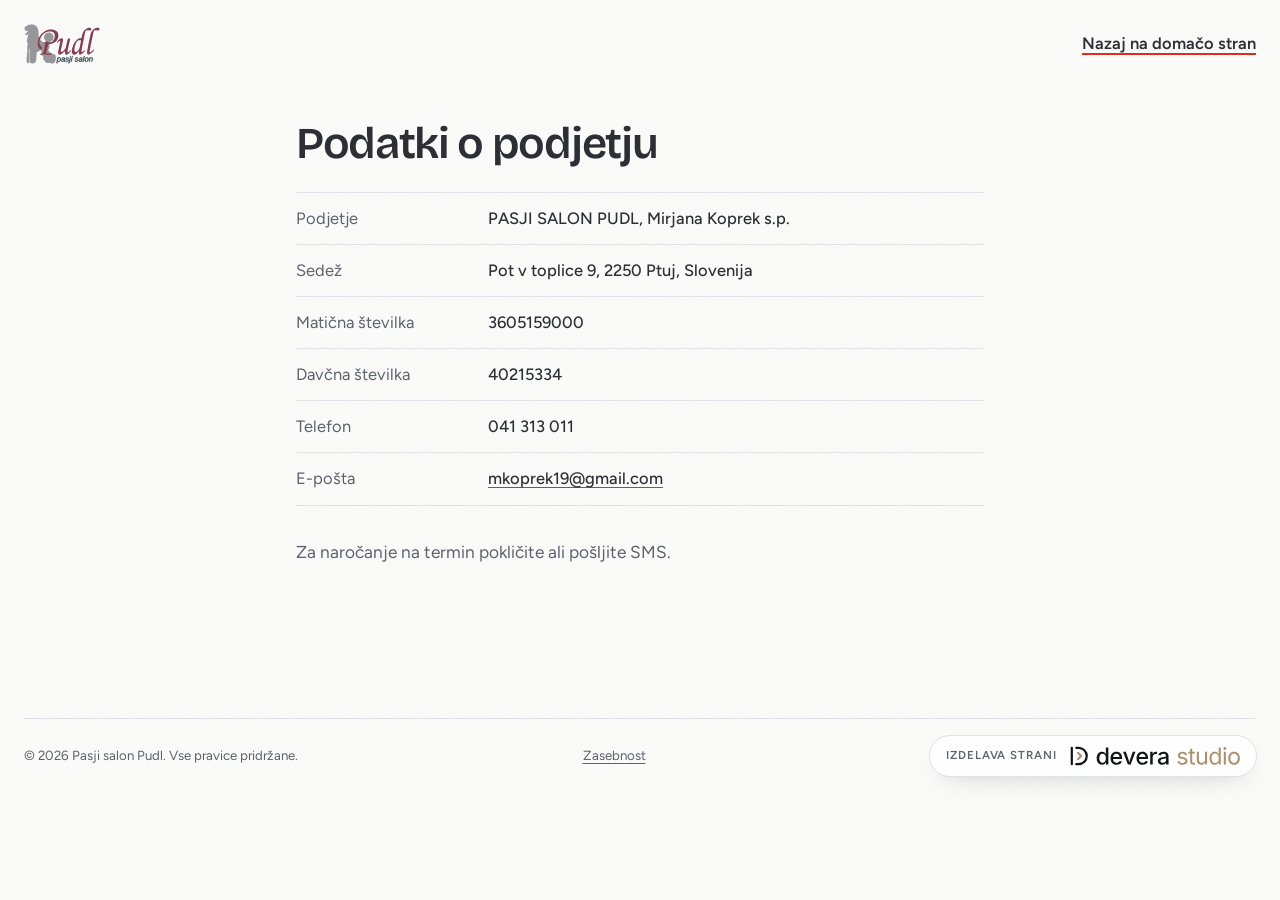
<file: podatki.html>
<!doctype html>
<html lang="sl">

<head>
  <meta charset="utf-8">
  <meta name="viewport" content="width=device-width, initial-scale=1">
  <title>Podatki o podjetju, Pasji salon Pudl</title>
  <meta name="description" content="Podatki o ponudniku: Pasji salon Pudl, Mirjana Koprek s.p.">
  <!-- Te strani Google ne prikazuje v iskanju (podatki so tu zaradi zakona, ne za oglaševanje). -->
  <meta name="robots" content="noindex, follow">
  <link rel="stylesheet" href="pisave.css">
  <link rel="stylesheet" href="style.css?v=32">
  <link rel="icon" href="slike/favicon.svg?v=2" type="image/svg+xml">
  <link rel="icon" href="slike/favicon-32.png?v=2" sizes="32x32" type="image/png">
  <link rel="apple-touch-icon" href="slike/apple-touch-icon.png">
</head>

<body>
  <!-- UREDI: podatki o ponudniku po Zakonu o elektronskem poslovanju na trgu (ZEPT, 5. člen).
       E-pošta je v js/podatki.js (razdeljena na dele, da je roboti ne poberejo). -->

  <header class="subpage-header">
    <div class="wrap">
      <a href="index.html" aria-label="Pasji salon Pudl, domača stran"><img class="brand-logo" src="slike/logo.svg"
          alt="Pudl pasji salon" width="112" height="59"></a>
      <a class="text-link" href="index.html">Nazaj na domačo stran</a>
    </div>
  </header>

  <main class="subpage">
    <div class="wrap">
      <h1>Podatki o podjetju</h1>
      <dl class="company-data">
        <div><dt>Podjetje</dt><dd>PASJI SALON PUDL, Mirjana Koprek s.p.</dd></div>
        <div><dt>Sedež</dt><dd>Pot v toplice 9, 2250 Ptuj, Slovenija</dd></div>
        <div><dt>Matična številka</dt><dd>3605159000</dd></div>
        <div><dt>Davčna številka</dt><dd>40215334</dd></div>
        <div><dt>Telefon</dt><dd>041 313 011</dd></div>
        <div><dt>E-pošta</dt><dd><span class="js-eposta">prikaže se, ko je v brskalniku vklopljen JavaScript</span></dd></div>
      </dl>
      <p class="lead" style="margin-top:2rem">Za naročanje na termin pokličite ali pošljite SMS.</p>
    </div>
  </main>

  <footer class="site-footer">
    <div class="wrap footer-bottom">
      <p>© 2026 Pasji salon Pudl. Vse pravice pridržane.</p>
      <p><a href="zasebnost.html">Zasebnost</a></p>
      <a class="credit" id="devera-link" href="https://deverastudio.com/" target="_blank" rel="noopener">
        <span>Izdelava strani</span>
        <img src="slike/devera-logo.svg" alt="Devera Studio" width="120" height="16" loading="lazy">
      </a>
    </div>
  </footer>
  <script src="js/devera.js?v=32"></script>
  <script src="js/podatki.js?v=32"></script>
</body>

</html>
</file>
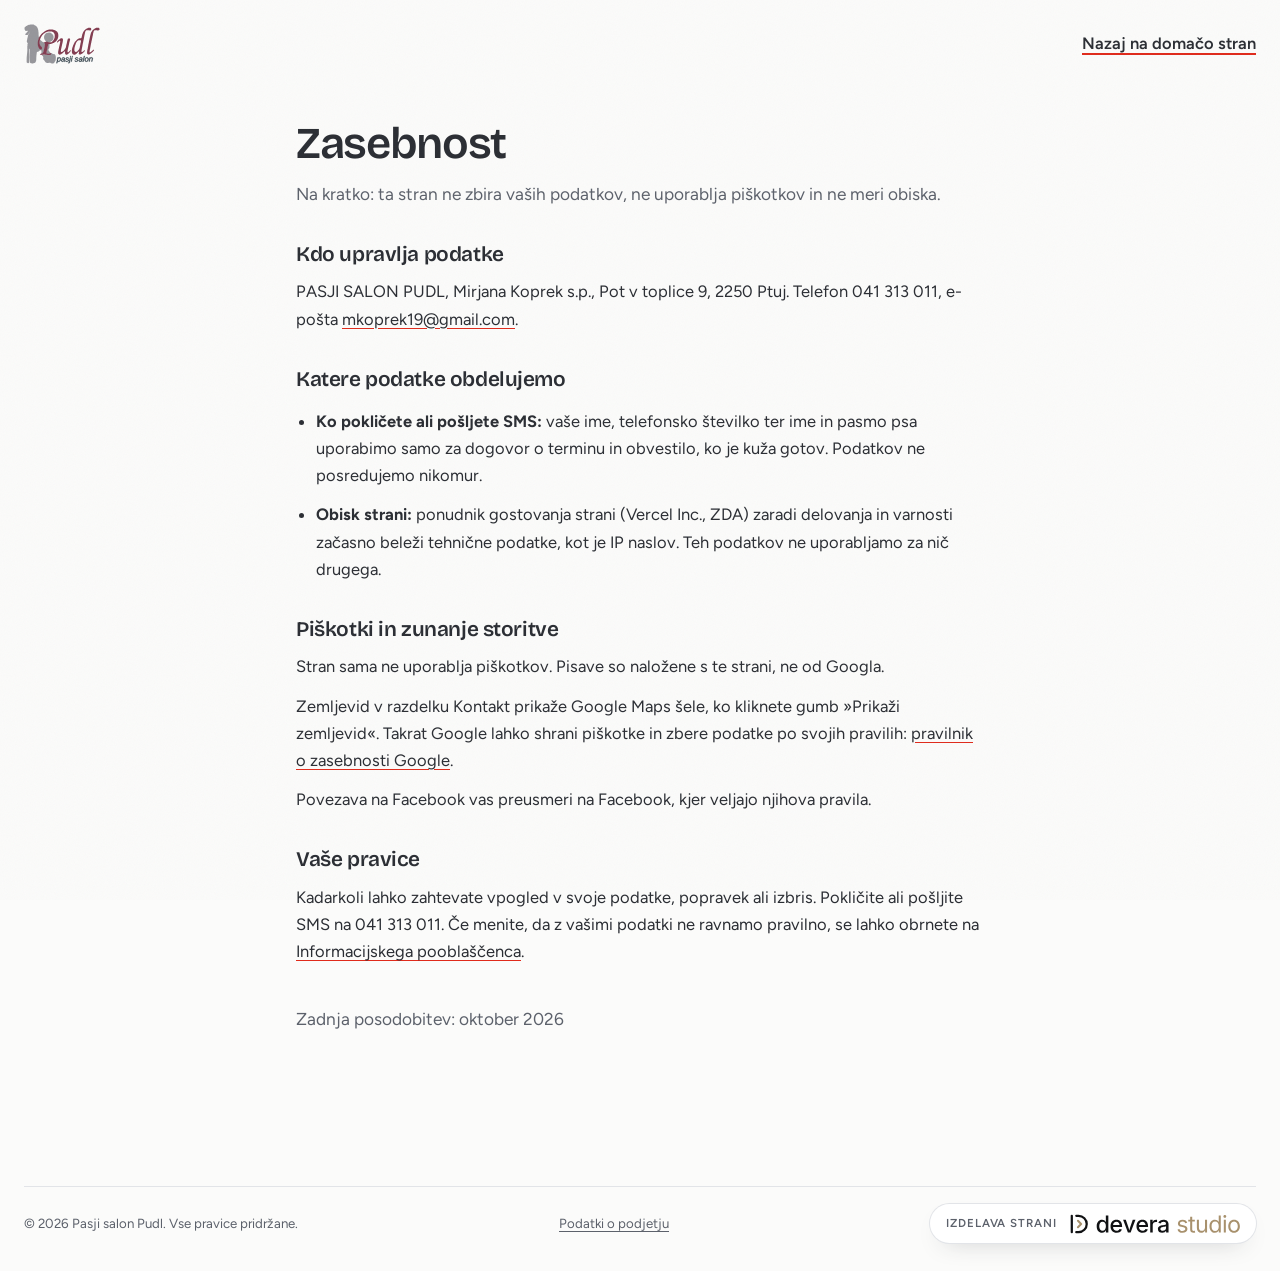
<file: zasebnost.html>
<!doctype html>
<html lang="sl">

<head>
  <meta charset="utf-8">
  <meta name="viewport" content="width=device-width, initial-scale=1">
  <title>Zasebnost, Pasji salon Pudl</title>
  <meta name="description" content="Kako Pasji salon Pudl ravna z osebnimi podatki.">
  <link rel="stylesheet" href="pisave.css">
  <link rel="stylesheet" href="style.css?v=32">
  <link rel="icon" href="slike/favicon.svg?v=2" type="image/svg+xml">
  <link rel="icon" href="slike/favicon-32.png?v=2" sizes="32x32" type="image/png">
  <link rel="apple-touch-icon" href="slike/apple-touch-icon.png">
</head>

<body>
  <!-- UREDI: obvestilo o zasebnosti. Gostitelj strani: Vercel. Če se gostitelj zamenja, popravi spodaj. -->

  <header class="subpage-header">
    <div class="wrap">
      <a href="index.html" aria-label="Pasji salon Pudl, domača stran"><img class="brand-logo" src="slike/logo.svg"
          alt="Pudl pasji salon" width="112" height="59"></a>
      <a class="text-link" href="index.html">Nazaj na domačo stran</a>
    </div>
  </header>

  <main class="subpage">
    <div class="wrap">
      <h1>Zasebnost</h1>
      <p class="lead">Na kratko: ta stran ne zbira vaših podatkov, ne uporablja piškotkov in ne meri obiska.</p>

      <h2>Kdo upravlja podatke</h2>
      <p>PASJI SALON PUDL, Mirjana Koprek s.p., Pot v toplice 9, 2250 Ptuj. Telefon 041 313 011, e-pošta <span class="js-eposta">na voljo na strani <a href="podatki.html">Podatki o podjetju</a></span>.</p>

      <h2>Katere podatke obdelujemo</h2>
      <ul>
        <li><strong>Ko pokličete ali pošljete SMS:</strong> vaše ime, telefonsko številko ter ime in pasmo psa uporabimo
          samo za dogovor o terminu in obvestilo, ko je kuža gotov. Podatkov ne posredujemo nikomur.</li>
        <li><strong>Obisk strani:</strong> ponudnik gostovanja strani (Vercel Inc., ZDA) zaradi delovanja in varnosti začasno beleži
          tehnične podatke, kot je IP naslov. Teh podatkov ne uporabljamo za nič drugega.</li>
      </ul>

      <h2>Piškotki in zunanje storitve</h2>
      <p>Stran sama ne uporablja piškotkov. Pisave so naložene s te strani, ne od Googla.</p>
      <p>Zemljevid v razdelku Kontakt prikaže Google Maps šele, ko kliknete gumb »Prikaži zemljevid«. Takrat Google
        lahko shrani piškotke in zbere podatke po svojih pravilih: <a href="https://policies.google.com/privacy?hl=sl"
          target="_blank" rel="noopener">pravilnik o zasebnosti Google</a>.</p>
      <p>Povezava na Facebook vas preusmeri na Facebook, kjer veljajo njihova pravila.</p>

      <h2>Vaše pravice</h2>
      <p>Kadarkoli lahko zahtevate vpogled v svoje podatke, popravek ali izbris. Pokličite ali pošljite SMS na 041 313
        011. Če menite, da z vašimi podatki ne ravnamo pravilno, se lahko obrnete na <a href="https://www.ip-rs.si"
          target="_blank" rel="noopener">Informacijskega pooblaščenca</a>.</p>

      <p class="lead" style="margin-top:2.5rem">Zadnja posodobitev: <span class="demo">oktober 2026</span></p>
    </div>
  </main>

  <footer class="site-footer">
    <div class="wrap footer-bottom">
      <p>© 2026 Pasji salon Pudl. Vse pravice pridržane.</p>
      <p><a href="podatki.html">Podatki o podjetju</a></p>
      <a class="credit" id="devera-link" href="https://deverastudio.com/" target="_blank" rel="noopener">
        <span>Izdelava strani</span>
        <img src="slike/devera-logo.svg" alt="Devera Studio" width="120" height="16" loading="lazy">
      </a>
    </div>
  </footer>
  <script src="js/devera.js?v=32"></script>
  <script src="js/podatki.js?v=32"></script>
</body>

</html>
</file>
<file: pisave.css>
/* Pisave: Bricolage Grotesque in Figtree (SIL Open Font License), vgrajeni,
   da delujejo tudi pri odpiranju index.html z dvoklikom. */
@font-face {
  font-family: "Bricolage Grotesque";
  src: url([data-uri]) format("woff2");
  font-weight: 200 800;
  font-style: normal;
  font-display: swap;
  unicode-range: U+0000-00FF, U+0131, U+0152-0153, U+02BB-02BC, U+02C6, U+02DA, U+02DC, U+0304, U+0308, U+0329, U+2000-206F, U+20AC, U+2122, U+2191, U+2193, U+2212, U+2215, U+FEFF, U+FFFD;
}

@font-face {
  font-family: "Bricolage Grotesque";
  src: url([data-uri]) format("woff2");
  font-weight: 200 800;
  font-style: normal;
  font-display: swap;
  unicode-range: U+0100-02BA, U+02BD-02C5, U+02C7-02CC, U+02CE-02D7, U+02DD-02FF, U+0304, U+0308, U+0329, U+1D00-1DBF, U+1E00-1E9F, U+1EF2-1EFF, U+2020, U+20A0-20AB, U+20AD-20C0, U+2113, U+2C60-2C7F, U+A720-A7FF;
}

@font-face {
  font-family: "Figtree";
  src: url([data-uri]) format("woff2");
  font-weight: 300 900;
  font-style: normal;
  font-display: swap;
  unicode-range: U+0000-00FF, U+0131, U+0152-0153, U+02BB-02BC, U+02C6, U+02DA, U+02DC, U+0304, U+0308, U+0329, U+2000-206F, U+20AC, U+2122, U+2191, U+2193, U+2212, U+2215, U+FEFF, U+FFFD;
}

@font-face {
  font-family: "Figtree";
  src: url([data-uri]) format("woff2");
  font-weight: 300 900;
  font-style: normal;
  font-display: swap;
  unicode-range: U+0100-02BA, U+02BD-02C5, U+02C7-02CC, U+02CE-02D7, U+02DD-02FF, U+0304, U+0308, U+0329, U+1D00-1DBF, U+1E00-1E9F, U+1EF2-1EFF, U+2020, U+20A0-20AB, U+20AD-20C0, U+2113, U+2C60-2C7F, U+A720-A7FF;
}
</file>
<file: style.css>
/* ==========================================================
   Pasji salon Pudl
   Barve iz logotipa: rdeča (dejanja), rumena (ploskve znamke),
   hladno siva (nevtralne). Vse nastavitve so v :root.

   Sistem zaobljenosti:
   - gumbi, značke: pilula (999px)
   - slike, kartice, notranje jedro: 1rem
   - zunanje lupine in obarvane sekcije: 1.75rem
   - fotografija v "O meni": lok (posebnost znamke, kot krog v heroju)
   ========================================================== */


:root {
  --ink: #2a2d33;          /* besedilo */
  --ink-soft: #5c616b;     /* sekundarno besedilo */
  --red: #e02a1b;          /* edini poudarek: gumbi, ikone, povezave */
  --red-dark: #b9200f;     /* drobno rdeče besedilo (kontrast AA) in hover */
  --yellow: #f6cf5a;       /* rumena iz logotipa: ploskve, obroba kroga */
  --yellow-soft: #fdf1c9;  /* kontaktna plošča, ozadje ikon */
  --paper: #fbfbfa;        /* ozadje strani */
  --mist: #f1f2f4;         /* obarvane sekcije (hladno siva iz logotipa) */
  --line: #e2e4e8;
  --white: #ffffff;

  --shadow-soft: 0 18px 40px -22px rgba(42, 45, 51, .35);
  --shadow-red: 0 10px 24px -10px rgba(224, 42, 27, .55);

  --f-display: "Bricolage Grotesque", "Figtree", system-ui, sans-serif;
  --f-body: "Figtree", system-ui, sans-serif;

  --ease: cubic-bezier(.32, .72, 0, 1);
  --ease-spring: cubic-bezier(.34, 1.56, .64, 1);

  --r-pill: 999px;
  --r-card: 1rem;
  --r-panel: 1.75rem;

  --wrap: 80rem;
  --header-h: 4rem;

  /* plasti */
  --z-header: 20;
  --z-mobile-cta: 30;
  --z-grain: 40;
  --z-skip: 50;
}

*, *::before, *::after { box-sizing: border-box; }

/* Vse velikosti so v rem, osnova pa raste z velikostjo zaslona:
   16 px na prenosniku, okoli 19 px na 1920 px monitorju, največ 20 px. */
html { font-size: clamp(16px, calc(9.6px + .5vw), 20px); scroll-padding-top: 6rem; }

body {
  margin: 0;
  background: var(--paper);
  color: var(--ink);
  font-family: var(--f-body);
  font-size: 1.03rem;
  line-height: 1.65;
  -webkit-font-smoothing: antialiased;
}

/* Rahla zrnatost, da ploskve niso povsem "digitalne" (fiksno, ne vpliva na drsenje) */
body::after {
  content: ""; position: fixed; inset: 0; pointer-events: none; z-index: var(--z-grain);
  opacity: .035;
  background-image: url("data:image/svg+xml,%3Csvg xmlns='http://www.w3.org/2000/svg' width='160' height='160'%3E%3Cfilter id='n'%3E%3CfeTurbulence type='fractalNoise' baseFrequency='.9' numOctaves='2' stitchTiles='stitch'/%3E%3C/filter%3E%3Crect width='100%25' height='100%25' filter='url(%23n)'/%3E%3C/svg%3E");
}

img { max-width: 100%; display: block; }
a { color: inherit; }
svg { flex: none; }
h1, h2, h3 {
  font-family: var(--f-display); font-weight: 600; margin: 0;
  line-height: 1.08; letter-spacing: -.02em; text-wrap: balance;
}
h2 { font-size: clamp(1.75rem, 3.2vw, 2.35rem); }
h3 { font-size: 1.14rem; letter-spacing: -.01em; line-height: 1.25; }
p { margin: 0; text-wrap: pretty; }

::selection { background: var(--yellow); color: var(--ink); }
:focus-visible { outline: 3px solid var(--red); outline-offset: 3px; border-radius: 6px; }

.sr-only {
  position: absolute; width: 1px; height: 1px; overflow: hidden;
  clip: rect(0 0 0 0); white-space: nowrap;
}
.skip-link {
  position: absolute; left: 1rem; top: -3.75rem; z-index: var(--z-skip);
  background: var(--ink); color: #fff; padding: 10px 16px; border-radius: var(--r-pill);
  text-decoration: none; font-weight: 600; transition: top .3s var(--ease);
}
.skip-link:focus { top: 0.75rem; }

.wrap { width: 100%; max-width: var(--wrap); margin: 0 auto; padding: 0 1.5rem; }

/* ---------- Demo oznake ---------- */
.demo-bar {
  display: flex; gap: 0.75rem; align-items: center; justify-content: center; flex-wrap: wrap;
  padding: 0.5rem 1rem; font-size: .85rem;
  background: var(--ink); color: #fff;
}
.demo-bar button {
  font: inherit; font-weight: 600; cursor: pointer;
  border: 1px solid rgba(255,255,255,.5); background: transparent; color: #fff;
  border-radius: var(--r-pill); padding: 3px 12px;
}
.demo-key { background: #fff3b0; color: var(--ink); padding: 0 4px; border-radius: 3px; }
.demo-mode .demo,
.demo-mode .demo-block {
  background: #fff3b0;
  box-shadow: 0 0 0 2px #fff3b0;
  outline: 1px dashed #c9a400; outline-offset: 2px;
  border-radius: 3px;
}

/* ---------- Gumbi ---------- */
.btn {
  display: inline-flex; align-items: center; gap: 0.75rem;
  font: inherit; font-weight: 600; font-size: 1rem; text-decoration: none; white-space: nowrap;
  border: 0; cursor: pointer; border-radius: var(--r-pill);
  /* "scale" namesto "transform", da se ne tepe z GSAP animacijami (te uporabljajo transform) */
  transition: scale .4s var(--ease), background-color .3s var(--ease), color .3s var(--ease), box-shadow .4s var(--ease);
}
.btn:active { scale: .97; }
.btn svg { width: 1.25rem; height: 1.25rem; }

/* Glavni gumb: ikona v svojem krogu ("gumb v gumbu") */
.btn-primary {
  background: var(--red); color: #fff;
  padding: 0.4375rem 0.4375rem 0.4375rem 1.5rem;
  box-shadow: var(--shadow-red);
}
.btn-primary:hover { background: var(--red-dark); }
.btn-ico {
  width: 42px; height: 42px; border-radius: 50%;
  display: grid; place-items: center;
  background: rgba(255,255,255,.18);
  transition: transform .45s var(--ease-spring), background-color .3s var(--ease);
}
.btn-primary:hover .btn-ico { transform: translate(2px, -1px) scale(1.06) rotate(-8deg); background: rgba(255,255,255,.26); }

/* Drugotno dejanje: besedilna povezava z ikono */
.btn-text {
  background: transparent; color: var(--ink); padding: 0.75rem 0.375rem;
  border-radius: 8px;
}
.btn-text span { background: linear-gradient(currentColor, currentColor) left 100% / 100% 1.5px no-repeat; padding-bottom: 2px; transition: background-size .35s var(--ease); }
.btn-text:hover span { background-size: 0 1.5px; }
.btn-text svg { color: var(--red); }

.btn-small { background: var(--ink); color: #fff; padding: 0.625rem 1.125rem; font-size: .92rem; }
.btn-small:hover { background: #17191d; }

.text-link {
  color: var(--ink); font-weight: 600; text-decoration: underline; text-decoration-color: var(--red);
  text-underline-offset: 0.25rem; text-decoration-thickness: 1.5px;
  display: inline-flex; align-items: center; gap: 0.25rem;
}
.text-link svg { width: 1rem; height: 1rem; color: var(--red); }
.text-link:hover { color: var(--red-dark); }

/* ---------- Glava: lebdeča pilula ---------- */
.top-sentinel { position: absolute; top: 0; height: 1px; width: 1px; }
.site-header {
  position: sticky; top: 0.75rem; z-index: var(--z-header);
  padding: 0 1rem; margin-top: 0.75rem;
}
.header-inner {
  max-width: calc(var(--wrap) - 1rem); margin: 0 auto;
  display: flex; align-items: center; gap: 1.25rem;
  height: var(--header-h); padding: 0 0.5rem 0 1.375rem;
  background: rgba(255, 255, 255, .82);
  backdrop-filter: blur(0.875rem) saturate(160%);
  -webkit-backdrop-filter: blur(0.875rem) saturate(160%);
  border-radius: var(--r-pill);
  box-shadow: 0 0 0 1px var(--line), inset 0 1px 0 rgba(255,255,255,.9);
  transition: box-shadow .4s var(--ease);
}
.site-header.scrolled .header-inner {
  box-shadow: 0 0 0 1px var(--line), inset 0 1px 0 rgba(255,255,255,.9), 0 14px 30px -18px rgba(42,45,51,.45);
}
.brand { display: flex; align-items: center; text-decoration: none; margin-right: auto; }
.brand-logo { height: 2.5rem; width: auto; }

.main-nav ul { display: flex; gap: 0.25rem; list-style: none; margin: 0; padding: 0; }
.main-nav a {
  display: block; text-decoration: none; font-weight: 500; font-size: .97rem;
  padding: 8px 14px; border-radius: var(--r-pill);
  transition: background-color .3s var(--ease), color .3s var(--ease);
}
.main-nav a:hover { background: var(--mist); }
.main-nav a[aria-current="true"] { background: var(--yellow-soft); color: var(--ink); }
.nav-toggle { display: none; }

.header-call {
  display: inline-flex; align-items: center; gap: 0.5rem;
  height: 48px; padding: 0 18px 0 14px; border-radius: var(--r-pill);
  font-weight: 600; text-decoration: none; font-variant-numeric: tabular-nums;
  background: var(--yellow); color: var(--ink);
  transition: background-color .3s var(--ease), scale .4s var(--ease);
}
.header-call:hover { background: #f2c43c; }
.header-call:active { scale: .97; }
.header-call svg { width: 1.25rem; height: 1.25rem; }

/* ---------- Hero ---------- */
/* Prvi zaslon: naravna višina; za krogom mehka rumena ploskev znamke */
.hero { position: relative; padding: 3rem 0 3.5rem; overflow-x: clip; }
.hero::before {
  content: ""; position: absolute; z-index: -1;
  width: 58vw; aspect-ratio: 1; right: -14vw; top: 50%; transform: translateY(-50%);
  pointer-events: none;
  background: radial-gradient(closest-side, var(--yellow-soft) 0 55%, rgba(253, 241, 201, 0) 100%);
}
.hero-inner { display: grid; grid-template-columns: 1fr 1.05fr; gap: 3rem; align-items: center; }
.hero-kicker { color: var(--red-dark); font-weight: 600; font-size: .98rem; margin-bottom: 1rem; }
.hero h1 { font-size: clamp(2.3rem, 4.8vw, 3.6rem); font-weight: 650; letter-spacing: -.035em; line-height: 1.02; }
.hero-lead { margin-top: 1.25rem; font-size: 1.15rem; color: var(--ink-soft); max-width: 30em; }
.hero-actions { display: flex; flex-wrap: wrap; align-items: center; gap: 0.875rem 1.375rem; margin-top: 1.875rem; }

.hero-figure { position: relative; margin: 0; }

/* Okrogel video z napisom v krogu */
.video-ring { position: relative; aspect-ratio: 1; width: 100%; max-width: 33rem; margin: 0 auto; }
.ring-text { position: absolute; inset: 0; width: 100%; height: 100%; overflow: visible; transform-origin: 50% 50%; will-change: transform; }
.ring-text text {
  font-family: var(--f-display); font-weight: 600; font-size: 0.6625rem; letter-spacing: .14em;
  fill: var(--ink);
}
.video-circle {
  position: absolute; inset: 11%;
  border-radius: 50%; overflow: hidden;
  background: var(--mist);
  box-shadow: 0 0 0 10px var(--yellow), 0 30px 60px -30px rgba(42,45,51,.45);
}
/* Slika je malo širša od kroga in poravnana levo, zato je pudelj nekoliko desno od sredine.
   Za premik: večja širina = bolj desno (npr. 116%), 100% = na sredini. */
.video-circle video { width: 112%; max-width: none; height: 100%; object-fit: cover; object-position: 50% 30%; display: block; }
.video-toggle {
  position: absolute; right: 13%; bottom: 13%;
  width: 46px; height: 46px; border-radius: 50%; border: 0; cursor: pointer;
  background: #fff; color: var(--ink); display: grid; place-items: center;
  box-shadow: 0 6px 16px -6px rgba(42,45,51,.4);
  transition: transform .4s var(--ease);
}
.video-toggle:active { transform: scale(.94); }
.video-toggle[hidden] { display: none; }

/* Kartica z Mirjano, ki se prekriva s krogom (spodaj levo) */
.hero-card {
  position: absolute; left: -9%; bottom: 0; margin: 0;
  width: 47%; padding: .375rem; border-radius: 1.25rem;
  background: #fff;
  box-shadow: 0 0 0 1px rgba(42,45,51,.06), 0 24px 40px -22px rgba(42,45,51,.45);
  transform: rotate(-4deg);
}
.hero-card picture { display: block; aspect-ratio: 4 / 4.2; border-radius: .9rem; overflow: hidden; }
.hero-card img { width: 100%; height: 100%; object-fit: cover; }
.hero-card figcaption { display: flex; flex-direction: column; padding: .55rem .5rem .35rem; line-height: 1.25; }
.hero-card strong { font-family: var(--f-display); font-weight: 600; font-size: 1.08rem; }
.hero-card span { color: var(--ink-soft); font-size: .85rem; }

/* Dejstva pod prvim zaslonom */
.facts { padding: 0 0 1.5rem; }
.facts-list {
  list-style: none; margin: 0 auto;
  display: grid; grid-template-columns: repeat(4, 1fr); gap: 0;
}
.facts-list li {
  display: flex; align-items: center; gap: .875rem;
  padding: 1.25rem 1.5rem 1.25rem 0;
}
.facts-list li + li { padding-left: 1.5rem; border-left: 1px solid var(--line); }
.facts-list svg {
  width: 2.75rem; height: 2.75rem; padding: .6rem; border-radius: 50%;
  color: var(--red); background: var(--yellow-soft);
}
.facts-list p { display: flex; flex-direction: column; line-height: 1.3; }
.facts-list strong { font-family: var(--f-display); font-weight: 600; font-size: 1.05rem; }
.facts-list span { color: var(--ink-soft); font-size: .92rem; }
.facts-list span span { font-size: inherit; font-variant-numeric: tabular-nums; }
.video-toggle svg { width: 1.25rem; height: 1.25rem; }
.video-toggle .i-play { display: none; }
.video-toggle.paused .i-play { display: inline; }
.video-toggle.paused .i-pause { display: none; }

/* ---------- Sekcije ---------- */
.section { padding: 4.5rem 0 5rem; }
.section-tint {
  background: var(--mist);
  margin: 0 16px; border-radius: var(--r-panel);
}
.section-head { max-width: 38em; margin-bottom: 2.125rem; }
.section-head p { margin-top: 0.75rem; color: var(--ink-soft); font-size: 1.04rem; }

/* Storitve: naslov levo (lepljiv), seznam v dveh stolpcih desno */
.services-layout { display: grid; grid-template-columns: 4fr 7fr; gap: 3.5rem; align-items: start; }
.services-head { position: sticky; top: 6.875rem; margin-bottom: 0; }
.services {
  list-style: none; margin: 0; padding: 0;
  display: grid; grid-template-columns: 1fr 1fr; gap: 2.25rem 2.5rem;
}
.service { padding-top: 22px; border-top: 1px solid var(--line); }
.service svg {
  width: 3rem; height: 3rem; padding: 0.6875rem; margin-bottom: 0.875rem;
  color: var(--red); background: var(--yellow-soft); border-radius: 50%;
  transition: transform .5s var(--ease-spring);
}
.service:hover svg { transform: rotate(-10deg) scale(1.08); }
.service p { margin-top: 0.375rem; color: var(--ink-soft); font-size: .98rem; max-width: 34ch; }

/* Lupina z notranjim jedrom ("dvojni rob") */
.bezel {
  padding: 6px; border-radius: var(--r-panel);
  background: rgba(42, 45, 51, .04);
  box-shadow: 0 0 0 1px rgba(42, 45, 51, .06);
}
.bezel-core {
  border-radius: calc(var(--r-panel) - 6px);
  background: var(--white);
  box-shadow: inset 0 1px 0 rgba(255,255,255,.9), 0 1px 2px rgba(42,45,51,.06);
  overflow: hidden;
}

/* Cenik */
.table-scroll { overflow-x: auto; }
.prices { width: 100%; border-collapse: collapse; min-width: 560px; }
.prices th, .prices td { padding: .5rem 1.25rem; text-align: left; vertical-align: middle; }
#cenik .section-head { margin-bottom: 1.5rem; }
/* Cenik na računalniku: naslov in opomba levo, tabela desno (manj drsenja) */
@media (min-width: 1001px) {
  #cenik .wrap { display: grid; grid-template-columns: 4fr 8fr; grid-template-rows: auto 1fr; column-gap: 3.5rem; align-items: start; }
  #cenik .section-head { grid-column: 1; grid-row: 1; margin-bottom: 0; }
  #cenik .fineprint { grid-column: 1; grid-row: 2; margin-top: 1rem; }
  #cenik .bezel { grid-column: 2; grid-row: 1 / span 2; }
}
.prices tbody small { display: inline; margin-left: .5rem; }
.prices thead th { font-weight: 600; font-size: .93rem; color: var(--ink-soft); border-bottom: 1px solid var(--line); }
.prices small { display: block; font-weight: 400; color: var(--ink-soft); font-size: .8rem; line-height: 1.3; }
.prices tbody th { font-weight: 600; }
.prices tbody tr { transition: background-color .25s var(--ease); }
.prices tbody tr:nth-child(even) { background: #fafafb; }
.prices tbody tr:hover { background: #fffaea; }
.prices td { font-family: var(--f-display); font-weight: 600; font-size: 1.05rem; white-space: nowrap; font-variant-numeric: tabular-nums; }
.fineprint { margin-top: 1.125rem; font-size: .94rem; color: var(--ink-soft); max-width: 46em; }

/* Koraki: resnično zaporedje, zato oštevilčeni */
.steps { list-style: none; counter-reset: k; margin: 0; padding: 0; display: grid; grid-template-columns: repeat(4, 1fr); gap: 1.75rem; }
.steps li { counter-increment: k; position: relative; padding-top: 3.625rem; }
.steps li::before {
  content: counter(k);
  position: absolute; top: 0; left: 0;
  width: 42px; height: 42px; border-radius: 50%;
  display: grid; place-items: center;
  background: var(--yellow); font-family: var(--f-display); font-weight: 700; font-size: 1.1rem;
}
.steps li:not(:last-child)::after {
  content: ""; position: absolute; top: 1.3125rem; left: 3.375rem; right: -1rem;
  border-top: 2px dotted rgba(224, 42, 27, .45);
}
.steps p { margin-top: 0.375rem; color: var(--ink-soft); font-size: .97rem; }

/* Galerija: dve vrsti, ki se sami pomikata (zgornja levo, spodnja desno).
   Vse slike so enake velikosti. Kopije slik za neskončen trak doda js/script.js. */
.gallery { display: flex; flex-direction: column; gap: .25rem; margin-top: .5rem; }
.g-row {
  --g-w: clamp(11.5rem, 14vw, 14.5rem);
  overflow: hidden; padding: .75rem 0;
  -webkit-mask-image: linear-gradient(90deg, transparent, #000 5%, #000 95%, transparent);
  mask-image: linear-gradient(90deg, transparent, #000 5%, #000 95%, transparent);
}
.g-track { display: flex; width: max-content; }
.g-marquee .g-track { animation: g-levo var(--g-cas, 55s) linear infinite; }
.g-marquee .g-row-right .g-track { animation-name: g-desno; }
.g-row:hover .g-track, .g-row:focus-within .g-track { animation-play-state: paused; }
@keyframes g-levo { from { transform: translateX(0); } to { transform: translateX(-50%); } }
@keyframes g-desno { from { transform: translateX(-50%); } to { transform: translateX(0); } }
.g-item { margin: 0 1rem 0 0; position: relative; flex: none; width: var(--g-w); }
.g-open {
  all: unset; cursor: zoom-in; display: block; aspect-ratio: 3 / 4;
  border-radius: var(--r-card); overflow: hidden; background: var(--line);
  transition: transform .5s var(--ease-spring), box-shadow .5s var(--ease);
}
.g-open img { width: 100%; height: 100%; object-fit: cover; }
.g-item:hover { z-index: 2; }
.g-item:hover .g-open,
.g-open:focus-visible {
  transform: translateY(-4px) scale(1.02);
  box-shadow: 0 18px 30px -16px rgba(42, 45, 51, .5), 0 0 0 4px var(--yellow);
}
.g-open:focus-visible { outline: none; }
/* Brez gibanja (nastavitev sistema): vrsti se listata ročno s prstom ali miško */
@media (prefers-reduced-motion: reduce) {
  .g-row { overflow-x: auto; -webkit-mask-image: none; mask-image: none; padding-left: 1.125rem; }
}

.ph { display: grid; place-items: center; width: 100%; height: 100%; color: var(--ink-soft); font-size: .9rem; }

/* Ocene: ena izpostavljena, dve manjši ob strani */
.demo-note { font-size: .95rem; }
.reviews {
  list-style: none; margin: 0; padding: 0;
  display: grid; grid-template-columns: 7fr 5fr; grid-template-rows: auto auto; gap: 1.25rem;
}
.review {
  display: flex; flex-direction: column; justify-content: space-between; gap: 1.375rem;
  padding: 26px 28px; border-radius: var(--r-card);
  background: var(--yellow-soft);
}
.review-main {
  grid-row: span 2; padding: 2.5rem 2.5rem 2.125rem;
  background: var(--yellow-soft);
}
.review blockquote { margin: 0; }
.review blockquote p { font-family: var(--f-display); font-weight: 500; font-size: 1.1rem; line-height: 1.45; letter-spacing: -.01em; }
.review-main blockquote p { font-size: clamp(1.35rem, 2.3vw, 1.75rem); line-height: 1.3; letter-spacing: -.02em; }
.review-who { display: flex; flex-direction: column; font-size: .93rem; line-height: 1.4; }
.review-who strong { color: var(--ink); font-weight: 600; }
.review-who span { color: var(--ink-soft); }
.review .review-who { padding-top: 18px; border-top: 2px solid var(--yellow); }
.reviews-dots { display: none; }

/* O meni */
.about { display: grid; grid-template-columns: .75fr 1.25fr; gap: 4rem; align-items: center; }
.about-photo {
  max-width: 23.75rem; aspect-ratio: 4 / 5;
  border-radius: 200px 200px var(--r-card) var(--r-card);
  overflow: hidden; background: var(--mist);
  box-shadow: var(--shadow-soft);
}
.about-photo img { width: 100%; height: 100%; object-fit: cover; }
.about-text p { margin-top: 0.875rem; font-size: 1.04rem; max-width: 36em; }
.about-text h2 + p { margin-top: 1.25rem; }
.about-sign { font-family: var(--f-display); font-weight: 600; font-size: 1.15rem; color: var(--red-dark); }

/* Kontakt: rumena plošča znamke (ne temna sekcija sredi svetle strani) */
.contact {
  background: var(--yellow-soft);
  margin: 0 16px; border-radius: var(--r-panel);
  padding: 3.5rem 0 3.75rem;
}
.contact-inner { display: grid; grid-template-columns: 1.05fr .95fr; gap: 3rem; align-items: stretch; }
.contact h2 { font-size: clamp(1.7rem, 3vw, 2.2rem); }
.contact-text > p { margin-top: 0.625rem; color: var(--ink-soft); font-size: 1rem; max-width: 34em; }
.contact-list { margin: 1.625rem 0 0; display: grid; grid-template-columns: 1fr 1fr; gap: 1.125rem 1.75rem; }
.contact-list dt { font-size: .84rem; font-weight: 600; color: var(--red-dark); }
.contact-list dd { margin: 3px 0 0; font-size: 1rem; }
.tel-big { font-family: var(--f-display); font-weight: 650; font-size: 1.45rem; letter-spacing: -.01em; text-decoration: none; font-variant-numeric: tabular-nums; }
.tel-big:hover { color: var(--red-dark); }
.contact .hero-actions { margin-top: 1.625rem; }

.map-bezel { background: rgba(42, 45, 51, .06); }
.map { position: relative; min-height: 18.75rem; height: 100%; }
.map iframe { position: absolute; inset: 0; width: 100%; height: 100%; border: 0; display: block; }
.map-placeholder {
  position: absolute; inset: 0;
  display: flex; flex-direction: column; align-items: center; justify-content: center; gap: 0.75rem;
  padding: 1.5rem; text-align: center;
  background:
    radial-gradient(circle at 30% 20%, rgba(246, 207, 90, .28), transparent 45%),
    radial-gradient(circle at 80% 85%, rgba(224, 42, 27, .08), transparent 40%),
    repeating-linear-gradient(0deg, transparent 0 31px, rgba(42,45,51,.05) 31px 32px),
    repeating-linear-gradient(90deg, transparent 0 31px, rgba(42,45,51,.05) 31px 32px),
    var(--white);
}
.map-placeholder > svg { width: 2.75rem; height: 2.75rem; color: var(--red); }
.map-placeholder small { color: var(--ink-soft); font-size: .8rem; max-width: 26em; }

/* Noga */
.site-footer { padding: 2.75rem 0 0; font-size: .92rem; color: var(--ink-soft); }
.footer-inner { display: flex; justify-content: space-between; align-items: center; gap: 1.25rem; flex-wrap: wrap; }
.footer-brand { display: flex; align-items: center; gap: 1.125rem; }
.footer-logo { height: 3.25rem; width: auto; }
.footer-name { color: var(--ink); font-weight: 600; }
.footer-links { list-style: none; margin: 0; padding: 0; display: flex; gap: 1.375rem; }
.footer-links a { color: var(--ink); font-weight: 500; text-underline-offset: 3px; }
.footer-links a:hover, .footer-bottom a:hover { color: var(--red-dark); }
.footer-bottom a { color: var(--ink-soft); text-underline-offset: 3px; }
.footer-bottom {
  display: flex; justify-content: space-between; align-items: center; gap: 0.75rem; flex-wrap: wrap;
  margin-top: 1.75rem; padding-top: 1.125rem; padding-bottom: 1.75rem;
  background: linear-gradient(var(--line), var(--line)) center top / calc(100% - 3rem) 1px no-repeat;
  font-size: .83rem;
}

/* Logotip izdelovalca v nogi */
.credit {
  display: inline-flex; align-items: center; gap: .75rem;
  padding: .55rem .9rem .55rem 1rem; border-radius: 99px;
  background: #fff; color: var(--ink-soft); text-decoration: none;
  box-shadow: 0 0 0 1px var(--line), 0 10px 24px -14px rgba(42, 45, 51, .35);
  transition: box-shadow .4s var(--ease), translate .4s var(--ease-spring);
}
.credit span { font-size: .72rem; font-weight: 600; letter-spacing: .08em; text-transform: uppercase; line-height: 1; }
.credit img { height: 1.375rem; width: auto; }
.credit[href]:hover { translate: 0 -2px; box-shadow: 0 0 0 2px var(--yellow), 0 14px 28px -14px rgba(42, 45, 51, .45); }
.credit[href]:hover span { color: var(--ink); }

/* Lightbox */
.lightbox {
  border: 0; padding: 0; border-radius: var(--r-card); overflow: hidden;
  width: min(92vw, 56rem); max-height: 92svh; background: #fff;
}
.lightbox[open] { display: flex; flex-direction: column; }
.lightbox::backdrop { background: rgba(30, 32, 36, .82); }
.lb-body { position: relative; flex: none; height: min(76svh, 42rem); background: #1e2024; touch-action: pan-y; }
.lb-body img { position: absolute; inset: 0; width: 100%; height: 100%; object-fit: contain; user-select: none; -webkit-user-drag: none; }
.lb-bar { display: flex; align-items: center; gap: 1rem; padding: .75rem .75rem .75rem 1.25rem; }
.lb-caption { font-weight: 600; margin-right: auto; line-height: 1.3; }
.lb-count { color: var(--ink-soft); font-size: .9rem; font-variant-numeric: tabular-nums; white-space: nowrap; }
.lb-nav { display: flex; gap: .375rem; }
.lb-nav button, .lb-close {
  width: 2.75rem; height: 2.75rem; border-radius: 50%; border: 0; cursor: pointer;
  display: grid; place-items: center; color: var(--ink);
  transition: background-color .25s var(--ease), transform .3s var(--ease);
}
.lb-nav button { background: var(--mist); }
.lb-nav button:hover { background: var(--yellow-soft); }
.lb-nav button:active, .lb-close:active { transform: scale(.94); }
.lb-nav svg { width: 1.25rem; height: 1.25rem; }
.lb-close {
  position: absolute; top: .625rem; right: .625rem; z-index: 2;
  background: rgba(255,255,255,.92); font-size: 1.6rem; line-height: 1;
}

/* Slike v <picture> zapolnijo okvir */
.g-open picture, .about-photo picture { display: block; width: 100%; height: 100%; }

/* Spodnja vrstica: samo na telefonu */
.mobile-cta { display: none; }

/* Animacije (GSAP SplitText) */
.split-line { overflow: hidden; padding-bottom: .1em; margin-bottom: -.1em; }
.magnet { will-change: transform; }
@media (prefers-reduced-motion: no-preference) {
  .anim [data-hero] { visibility: hidden; }
}
@media (prefers-reduced-motion: reduce) {
  .g-open, .btn, .btn-ico, .service svg, .header-inner { transition: none; }
}

/* ---------- Odzivnost ---------- */
@media (max-width: 1000px) {
  .hero-inner, .about, .contact-inner { grid-template-columns: 1fr; }
  .hero { padding-top: 2rem; }
  .hero::before { width: 120vw; right: -40vw; top: 30%; }
  .facts-list { grid-template-columns: 1fr 1fr; }
  .facts-list li:nth-child(3) { padding-left: 0; border-left: 0; }
  .facts-list li:nth-child(n+3) { border-top: 1px solid var(--line); }
  .hero-figure { order: -1; max-width: 22rem; margin: 0 auto; width: 100%; }
  .hero-card { left: -12%; width: 46%; }
  .video-ring { margin: 0 auto; }
  .services-layout { grid-template-columns: 1fr; gap: 1.75rem; }
  .services-head { position: static; }
  .steps { grid-template-columns: repeat(2, 1fr); }
  .steps li::after { display: none; }
  .reviews { grid-template-columns: 1fr; }
  .review-main { grid-row: auto; }
  .about-photo { max-width: 21.25rem; }
  .section-tint, .contact { margin: 0 0.5rem; }
}

@media (max-width: 760px) {
  :root { --header-h: 3.625rem; }
  .site-header { top: 0.5rem; margin-top: 0.5rem; padding: 0 0.5rem; }
  .header-inner { padding: 0 0.375rem 0 1rem; }
  .brand-logo { height: 2.25rem; }
  .header-call { display: none; }
  .nav-toggle {
    display: grid; place-items: center; width: 2.875rem; height: 2.875rem;
    border: 0; background: var(--mist); border-radius: 50%; cursor: pointer;
  }
  .burger { position: relative; width: 1.25rem; height: 0.75rem; display: block; }
  .burger span {
    position: absolute; left: 0; width: 100%; height: 2px; border-radius: 2px; background: var(--ink);
    transition: transform .45s var(--ease), top .45s var(--ease);
  }
  .burger span:first-child { top: 0; }
  .burger span:last-child { top: 0.625rem; }
  .main-nav.open .burger span:first-child { top: 0.3125rem; transform: rotate(45deg); }
  .main-nav.open .burger span:last-child { top: 0.3125rem; transform: rotate(-45deg); }
  .main-nav ul {
    position: absolute; left: 0.5rem; right: 0.5rem; top: calc(var(--header-h) + 0.625rem);
    flex-direction: column; gap: 2px; padding: 0.625rem;
    background: #fff;
    border-radius: 22px; box-shadow: 0 0 0 1px var(--line), 0 24px 40px -20px rgba(42,45,51,.45);
    opacity: 0; transform: translateY(-8px); pointer-events: none; visibility: hidden;
    transition: opacity .35s var(--ease), transform .45s var(--ease), visibility 0s .45s;
  }
  .main-nav.open ul { opacity: 1; transform: none; pointer-events: auto; visibility: visible; transition-delay: 0s; }
  .main-nav li a { padding: 0.8125rem 1rem; font-size: 1.08rem; }

  .section { padding: 3.25rem 0 3.5rem; }
  .wrap { padding: 0 1.125rem; }
  .hero-figure { max-width: 17rem; }
  .hero-card { left: -15%; bottom: -4%; width: 54%; padding: .3rem; border-radius: 1rem; }
  .hero-card picture { border-radius: .75rem; }
  .hero-card figcaption { padding: .4rem .35rem .2rem; }
  .hero-card strong { font-size: .95rem; }
  .hero-card span { font-size: .8rem; }
  .facts-list { grid-template-columns: 1fr; }
  .facts-list li, .facts-list li + li { padding: .9rem 0; border-left: 0; }
  .facts-list li + li { border-top: 1px solid var(--line); }
  .facts-list li:nth-child(3) { border-top: 1px solid var(--line); }
  .services { grid-template-columns: 1fr; gap: 0; }
  .service { padding: 1.25rem 0; }
  .steps { grid-template-columns: 1fr; }
  .g-row { --g-w: 10.5rem; padding: .5rem 0; -webkit-mask-image: none; mask-image: none; }
  .g-item { margin-right: .75rem; }
  .review, .review-main { padding: 1.5rem; }
  /* Cenik: na telefonu ostane tabela, le bolj zbita (glava z velikostmi samo enkrat) */
  .table-scroll { overflow: visible; }
  .prices { min-width: 0; table-layout: fixed; }
  .prices col.c-name { width: 46%; }
  .prices th, .prices td { padding: .55rem .5rem; }
  .prices tbody small { display: block; margin-left: 0; }
  .prices th:first-child, .prices td:first-child { padding-left: .875rem; }
  .prices thead th { font-size: .8rem; }
  .prices tbody th { font-size: .92rem; line-height: 1.25; }
  .prices small { font-size: .74rem; }
  .prices td { font-size: .95rem; }
  .prices td[colspan] { white-space: normal; }
  .contact { padding: 2.5rem 0 2.75rem; }
  .contact-list { grid-template-columns: 1fr; }
  .map { min-height: 17.5rem; }

  .mobile-cta {
    display: grid; grid-template-columns: 1fr 1fr;
    position: fixed; left: 0; right: 0; bottom: 0; z-index: var(--z-mobile-cta);
    background: var(--ink);
    padding-bottom: env(safe-area-inset-bottom);
    transform: translateY(105%); visibility: hidden;
    transition: transform .45s var(--ease), visibility 0s .45s;
  }
  .cta-vidna .mobile-cta { transform: none; visibility: visible; transition-delay: 0s; }
  .mobile-cta a {
    display: flex; align-items: center; justify-content: center; gap: 0.5rem;
    color: #fff; text-decoration: none; font-weight: 600; padding: 0.9375rem 0.5rem; font-size: .95rem;
  }
  .mobile-cta a:first-child { background: var(--red); }
  .mobile-cta svg { width: 1.25rem; height: 1.25rem; }
  .site-footer { padding-bottom: 3.75rem; }
  .footer-bottom { background-size: calc(100% - 2.25rem) 1px; }
}

/* ==========================================================
   Telefon: krajša, preglednejša stran in večje tarče za prst
   ========================================================== */
@media (max-width: 760px) {
  /* Prvi zaslon: manjši krog, da sta naslov in gumb vidna takoj */
  .hero { padding: 1rem 0 2rem; }
  .hero-inner { gap: 1.25rem; }
  .hero-figure { max-width: clamp(13.5rem, 64vw, 16.5rem); transform: translateX(5%); }
  .hero h1 { font-size: clamp(2rem, 9vw, 2.5rem); }
  .hero-lead { margin-top: .875rem; font-size: 1.05rem; }
  .hero-actions { margin-top: 1.375rem; gap: .75rem 1.25rem; }
  .hero-kicker { margin-bottom: .625rem; font-size: .92rem; }

  /* Dejstva: mreža 2 x 2 namesto štirih vrstic */
  .facts { padding-bottom: .5rem; }
  .facts-list { grid-template-columns: 1fr 1fr; }
  .facts-list li, .facts-list li + li {
    flex-direction: column; align-items: flex-start; gap: .5rem;
    padding: 1rem .75rem 1rem 0; border: 0;
  }
  .facts-list li:nth-child(even) { padding-left: 1rem; border-left: 1px solid var(--line); }
  .facts-list li:nth-child(n+3) { border-top: 1px solid var(--line); }
  .facts-list svg { width: 2.4rem; height: 2.4rem; padding: .5rem; }
  .facts-list strong { font-size: .98rem; }
  .facts-list span { font-size: .86rem; }

  /* Storitve: ikona levo, besedilo desno */
  .services-layout { gap: 1.25rem; }
  .service {
    display: grid; grid-template-columns: 2.75rem 1fr; column-gap: 1rem;
    padding: 1.125rem 0;
  }
  .service svg { grid-row: span 2; width: 2.75rem; height: 2.75rem; padding: .6rem; margin: 0; }
  .service h3 { align-self: end; }
  .service p { margin-top: .2rem; font-size: .95rem; }

  /* Koraki: številka levo, pikčasta črta navzdol do naslednjega koraka */
  .steps { gap: 1.25rem; }
  .steps li { padding: 0 0 0 3.5rem; min-height: 2.625rem; }
  .steps li::before { width: 2.5rem; height: 2.5rem; }
  .steps li:not(:last-child)::after {
    display: block; top: 3rem; bottom: -1rem; left: 1.25rem; right: auto;
    border-top: 0; border-left: 2px dotted rgba(224, 42, 27, .45);
  }
  .steps h3 { padding-top: .5rem; }

  /* Ocene: vodoravno listanje s prstom, naslednja kartica pokuka izza roba */
  .reviews {
    display: flex; gap: .875rem;
    overflow-x: auto; scroll-snap-type: x mandatory; overscroll-behavior-x: contain;
    margin: 0 -1.125rem; padding: .25rem 1.125rem 1rem;
    scrollbar-width: none;
  }
  .reviews::-webkit-scrollbar { display: none; }
  .review, .review-main { flex: 0 0 84%; scroll-snap-align: start; scroll-margin-left: 1.125rem; }
  .review-main blockquote p { font-size: 1.2rem; }
  .reviews-dots { display: flex; justify-content: center; gap: .25rem; margin-top: .25rem; }
  .reviews-dots button {
    all: unset; cursor: pointer; width: 2.5rem; height: 2.5rem; display: grid; place-items: center;
  }
  .reviews-dots button::before {
    content: ""; width: .5rem; height: .5rem; border-radius: 99px; background: rgba(42,45,51,.22);
    transition: width .35s var(--ease), background-color .35s var(--ease);
  }
  .reviews-dots button[aria-current="true"]::before { width: 1.375rem; background: var(--red); }
  .reviews-dots button:focus-visible::before { outline: 2px solid var(--red); outline-offset: 3px; }

  /* O meni: fotografija na sredini, ne čez cel zaslon */
  .about { gap: 1.75rem; }
  .about-photo { max-width: 17rem; margin: 0 auto; width: 100%; }

  .footer-links { gap: 1.5rem; }
  .map-placeholder small { font-size: .84rem; }

  /* Demo trak v eni vrstici (pred objavo se itak odstrani) */
  .demo-bar { flex-wrap: nowrap; gap: .5rem; padding: .375rem .75rem; font-size: .76rem; line-height: 1.3; text-align: left; }
  .demo-bar button { flex: none; padding: .3rem .7rem; }
}

/* Naprave z dotikom (telefoni, tablice): večje tarče za prst, brez premika postavitve */
@media (pointer: coarse) {
  .text-link { padding: .7rem 0; margin: -.7rem 0; }
  .tel-big { display: inline-block; padding: .45rem 0; margin: -.45rem 0; }
  .footer-links a, .footer-bottom a:not(.credit) { display: inline-block; padding: .7rem .25rem; margin: -.7rem -.25rem; }
  .demo-bar button { padding: .45rem 1rem; }
  .brand { padding: .25rem 0; }
}

/* Ležeč telefon: krog in besedilo drug ob drugem, da je prvi zaslon uporaben */
@media (orientation: landscape) and (max-height: 520px) {
  :root { --header-h: 3.25rem; }
  .site-header { top: .375rem; margin-top: .375rem; }
  .brand-logo { height: 2rem; }
  .hero { padding: 1.25rem 0 1.75rem; }
  .hero-inner { grid-template-columns: 1.2fr .8fr; gap: 1.5rem; }
  .hero-figure { order: 0; max-width: min(17rem, 68vh); margin: 0 auto; }
  .hero h1 { font-size: clamp(1.8rem, 4.4vw, 2.4rem); }
  .hero-lead { font-size: 1rem; margin-top: .75rem; }
  .hero-actions { margin-top: 1.125rem; }
  .facts-list { grid-template-columns: repeat(4, 1fr); }
  .facts-list li:nth-child(n+3) { border-top: 0; }
  .facts-list li:nth-child(3) { padding-left: 1rem; border-left: 1px solid var(--line); }
}

/* ---------- Podstrani (zasebnost, 404) ---------- */
.subpage-header { padding: 1.5rem 0; }
.subpage-header .wrap { display: flex; align-items: center; justify-content: space-between; gap: 1rem; }
.subpage { padding: 2rem 0 5rem; }
.subpage .wrap { max-width: 46rem; }
.subpage h1 { font-size: clamp(2rem, 4vw, 2.75rem); letter-spacing: -.03em; }
.subpage h2 { font-size: 1.3rem; margin-top: 2.25rem; }
.subpage p, .subpage li { margin-top: .75rem; color: var(--ink); }
.subpage ul { padding-left: 1.25rem; }
.subpage a { color: var(--ink); text-decoration-color: var(--red); text-underline-offset: 3px; }
.subpage .lead { color: var(--ink-soft); font-size: 1.08rem; }
.company-data { margin: 1.5rem 0 0; border-top: 1px solid var(--line); }
.company-data div { display: grid; grid-template-columns: 11rem 1fr; gap: 1rem; padding: .75rem 0; border-bottom: 1px solid var(--line); }
.company-data dt { color: var(--ink-soft); }
.company-data dd { margin: 0; font-weight: 500; }
@media (max-width: 560px) { .company-data div { grid-template-columns: 1fr; gap: .15rem; } }
.notfound { min-height: 70svh; display: grid; place-items: center; text-align: center; padding: 3rem 0; }
.notfound .wrap { display: flex; flex-direction: column; align-items: center; gap: 1rem; }
.notfound h1 { font-size: clamp(2.2rem, 5vw, 3.5rem); letter-spacing: -.035em; }
.notfound p { color: var(--ink-soft); max-width: 30em; }
.notfound .hero-actions { justify-content: center; }
</file>
